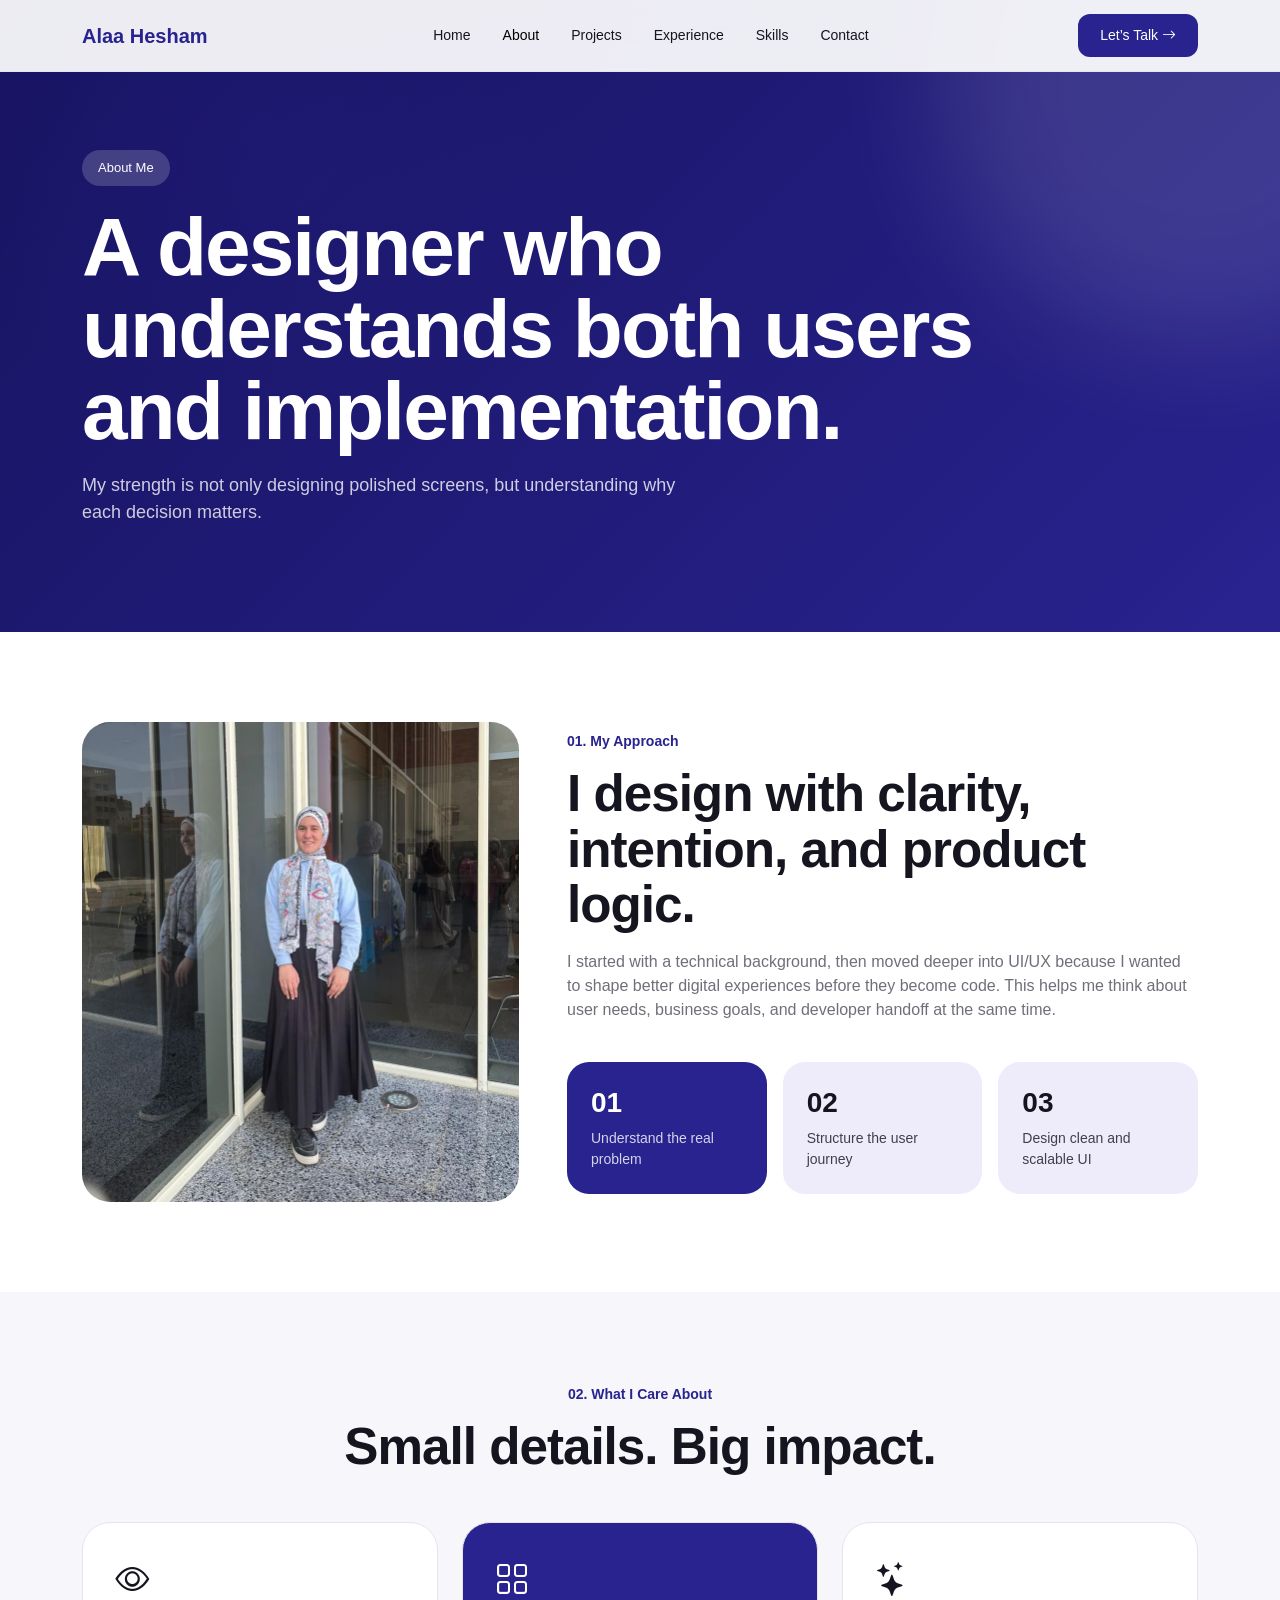
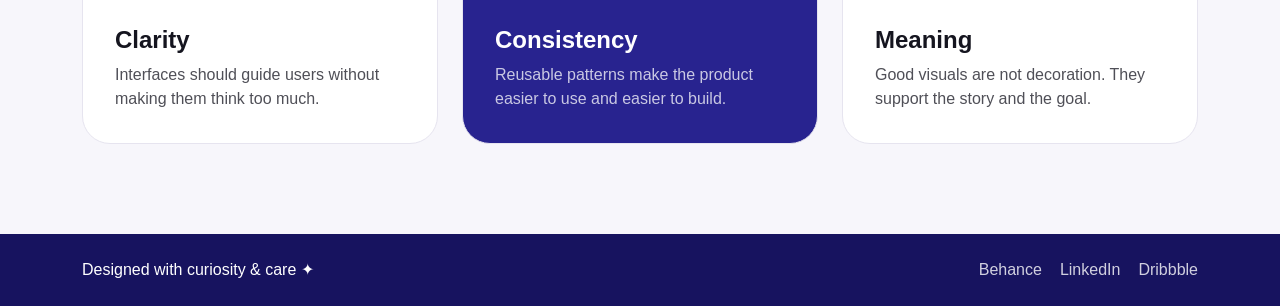
<file: about.html>
<!DOCTYPE html>
<html lang="en">
<head>
  <meta charset="UTF-8" />
  <meta name="viewport" content="width=device-width, initial-scale=1.0" />

  <title>About | Alaa Hesham</title>

  <!-- Bootstrap CSS -->
  <link href="https://cdn.jsdelivr.net/npm/bootstrap@5.3.3/dist/css/bootstrap.min.css" rel="stylesheet">

  <!-- Bootstrap Icons -->
  <link href="https://cdn.jsdelivr.net/npm/bootstrap-icons@1.11.3/font/bootstrap-icons.css" rel="stylesheet">

  <!-- Custom CSS -->
  <link rel="stylesheet" href="style.css">
</head>

<body>

  <!-- Navbar Component -->
  <nav class="navbar navbar-expand-lg fixed-top custom-navbar">
    <div class="container">
      <a class="navbar-brand fw-bold" href="index.html">Alaa Hesham</a>

      <button class="navbar-toggler" type="button" data-bs-toggle="collapse" data-bs-target="#mainNavbar">
        <span class="navbar-toggler-icon"></span>
      </button>

      <div class="collapse navbar-collapse" id="mainNavbar">
        <ul class="navbar-nav mx-auto mb-2 mb-lg-0 gap-lg-3">
          <li class="nav-item"><a class="nav-link" href="index.html">Home</a></li>
          <li class="nav-item"><a class="nav-link active" href="about.html">About</a></li>
          <li class="nav-item"><a class="nav-link" href="projects.html">Projects</a></li>
          <li class="nav-item"><a class="nav-link" href="index.html#experience">Experience</a></li>
          <li class="nav-item"><a class="nav-link" href="index.html#skills">Skills</a></li>
          <li class="nav-item"><a class="nav-link" href="contact.html">Contact</a></li>
        </ul>

        <a href="contact.html" class="btn btn-main btn-sm">
          Let’s Talk <i class="bi bi-arrow-right"></i>
        </a>
      </div>
    </div>
  </nav>

  <!-- Page Hero Component -->
  <section class="page-hero">
    <div class="container">
      <span class="section-badge animate-up">About Me</span>
      <h1 class="page-title animate-up delay-1">A designer who understands both users and implementation.</h1>
      <p class="page-text animate-up delay-2">
        My strength is not only designing polished screens, but understanding why each decision matters.
      </p>
    </div>
  </section>

  <!-- About Detail Component -->
  <section class="section-padding">
    <div class="container">
      <div class="row g-5 align-items-center">
        <div class="col-lg-5 fade-in">
          <div class="about-image-card">
            <img src="images/profile.jpg" alt="Alaa Hesham">
          </div>
        </div>

        <div class="col-lg-7 fade-in">
          <span class="section-number">01. My Approach</span>
          <h2 class="section-title">I design with clarity, intention, and product logic.</h2>

          <p class="section-text">
            I started with a technical background, then moved deeper into UI/UX because I wanted to shape better digital experiences before they become code.
            This helps me think about user needs, business goals, and developer handoff at the same time.
          </p>

          <div class="row g-3 mt-4">
            <div class="col-md-4">
              <div class="stat-card active">
                <h3>01</h3>
                <p>Understand the real problem</p>
              </div>
            </div>

            <div class="col-md-4">
              <div class="stat-card">
                <h3>02</h3>
                <p>Structure the user journey</p>
              </div>
            </div>

            <div class="col-md-4">
              <div class="stat-card">
                <h3>03</h3>
                <p>Design clean and scalable UI</p>
              </div>
            </div>
          </div>
        </div>
      </div>
    </div>
  </section>

  <!-- Values Component -->
  <section class="section-padding bg-soft">
    <div class="container">
      <div class="text-center mb-5 fade-in">
        <span class="section-number">02. What I Care About</span>
        <h2 class="section-title">Small details. Big impact.</h2>
      </div>

      <div class="row g-4">
        <div class="col-md-4 fade-in">
          <div class="skill-card">
            <i class="bi bi-eye"></i>
            <h4>Clarity</h4>
            <p>Interfaces should guide users without making them think too much.</p>
          </div>
        </div>

        <div class="col-md-4 fade-in">
          <div class="skill-card active">
            <i class="bi bi-grid"></i>
            <h4>Consistency</h4>
            <p>Reusable patterns make the product easier to use and easier to build.</p>
          </div>
        </div>

        <div class="col-md-4 fade-in">
          <div class="skill-card">
            <i class="bi bi-stars"></i>
            <h4>Meaning</h4>
            <p>Good visuals are not decoration. They support the story and the goal.</p>
          </div>
        </div>
      </div>
    </div>
  </section>

  <!-- Footer Component -->
  <footer class="footer">
    <div class="container d-flex flex-column flex-md-row justify-content-between align-items-center gap-3">
      <p class="mb-0">Designed with curiosity & care ✦</p>

      <div class="footer-links">
        <a href="#">Behance</a>
        <a href="#">LinkedIn</a>
        <a href="#">Dribbble</a>
      </div>
    </div>
  </footer>

  <!-- Bootstrap JS -->
  <script src="https://cdn.jsdelivr.net/npm/bootstrap@5.3.3/dist/js/bootstrap.bundle.min.js"></script>

  <!-- Custom JS -->
  <script src="script.js"></script>
</body>
</html>
</file>
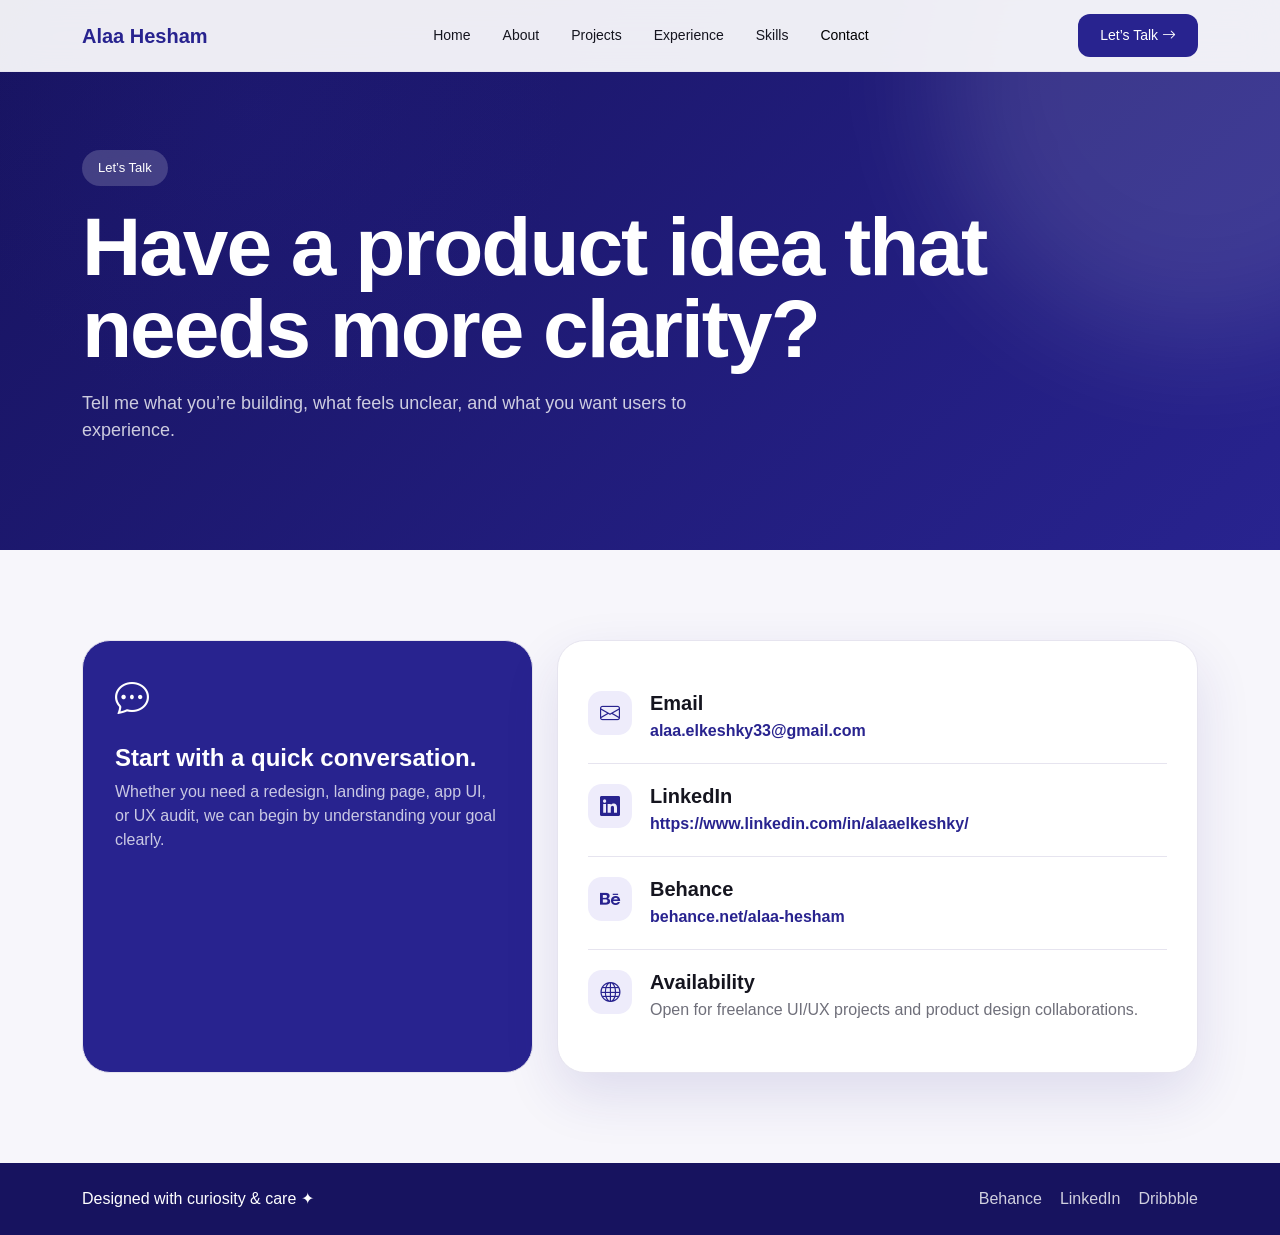
<file: contact.html>
<!DOCTYPE html>
<html lang="en">
<head>
  <meta charset="UTF-8" />
  <meta name="viewport" content="width=device-width, initial-scale=1.0" />

  <title>Contact | Alaa Hesham</title>

  <!-- Bootstrap CSS -->
  <link href="https://cdn.jsdelivr.net/npm/bootstrap@5.3.3/dist/css/bootstrap.min.css" rel="stylesheet">

  <!-- Bootstrap Icons -->
  <link href="https://cdn.jsdelivr.net/npm/bootstrap-icons@1.11.3/font/bootstrap-icons.css" rel="stylesheet">

  <!-- Custom CSS -->
  <link rel="stylesheet" href="style.css">
</head>

<body>

  <!-- Navbar Component -->
  <nav class="navbar navbar-expand-lg fixed-top custom-navbar">
    <div class="container">
      <a class="navbar-brand fw-bold" href="index.html">Alaa Hesham</a>

      <button class="navbar-toggler" type="button" data-bs-toggle="collapse" data-bs-target="#mainNavbar">
        <span class="navbar-toggler-icon"></span>
      </button>

      <div class="collapse navbar-collapse" id="mainNavbar">
        <ul class="navbar-nav mx-auto mb-2 mb-lg-0 gap-lg-3">
          <li class="nav-item"><a class="nav-link" href="index.html">Home</a></li>
          <li class="nav-item"><a class="nav-link" href="about.html">About</a></li>
          <li class="nav-item"><a class="nav-link" href="projects.html">Projects</a></li>
          <li class="nav-item"><a class="nav-link" href="index.html#experience">Experience</a></li>
          <li class="nav-item"><a class="nav-link" href="index.html#skills">Skills</a></li>
          <li class="nav-item"><a class="nav-link active" href="contact.html">Contact</a></li>
        </ul>

        <a href="contact.html" class="btn btn-main btn-sm">
          Let’s Talk <i class="bi bi-arrow-right"></i>
        </a>
      </div>
    </div>
  </nav>

  <!-- Page Hero Component -->
  <section class="page-hero">
    <div class="container">
      <span class="section-badge animate-up">Let’s Talk</span>
      <h1 class="page-title animate-up delay-1">Have a product idea that needs more clarity?</h1>
      <p class="page-text animate-up delay-2">
        Tell me what you’re building, what feels unclear, and what you want users to experience.
      </p>
    </div>
  </section>

  <!-- Contact Cards Component -->
  <section class="section-padding bg-soft">
    <div class="container">
      <div class="row g-4">
        <div class="col-lg-5 fade-in">
          <div class="skill-card active h-100">
            <i class="bi bi-chat-dots"></i>
            <h4>Start with a quick conversation.</h4>
            <p>
              Whether you need a redesign, landing page, app UI, or UX audit,
              we can begin by understanding your goal clearly.
            </p>
          </div>
        </div>

        <div class="col-lg-7 fade-in">
          <div class="contact-card">
            <div class="contact-row">
              <i class="bi bi-envelope"></i>
              <div>
                <h5>Email</h5>
                <a href="mailto:alaa@example.com">alaa.elkeshky33@gmail.com</a>
              </div>
            </div>

            <div class="contact-row">
              <i class="bi bi-linkedin"></i>
              <div>
                <h5>LinkedIn</h5>
                <a href="https://www.linkedin.com/in/alaaelkeshky/">https://www.linkedin.com/in/alaaelkeshky/</a>
              </div>
            </div>

            <div class="contact-row">
              <i class="bi bi-behance"></i>
              <div>
                <h5>Behance</h5>
                <a href="https://www.behance.net/alaaelkeshky">behance.net/alaa-hesham</a>
              </div>
            </div>

            <div class="contact-row">
              <i class="bi bi-globe"></i>
              <div>
                <h5>Availability</h5>
                <p>Open for freelance UI/UX projects and product design collaborations.</p>
              </div>
            </div>
          </div>
        </div>
      </div>
    </div>
  </section>

  <!-- Footer Component -->
  <footer class="footer">
    <div class="container d-flex flex-column flex-md-row justify-content-between align-items-center gap-3">
      <p class="mb-0">Designed with curiosity & care ✦</p>

      <div class="footer-links">
        <a href="https://www.behance.net/alaaelkeshky">Behance</a>
        <a href="https://www.linkedin.com/in/alaaelkeshky/">LinkedIn</a>
        <a href="#">Dribbble</a>
      </div>
    </div>
  </footer>

  <!-- Bootstrap JS -->
  <script src="https://cdn.jsdelivr.net/npm/bootstrap@5.3.3/dist/js/bootstrap.bundle.min.js"></script>

  <!-- Custom JS -->
  <script src="script.js"></script>
</body>
</html>
</file>
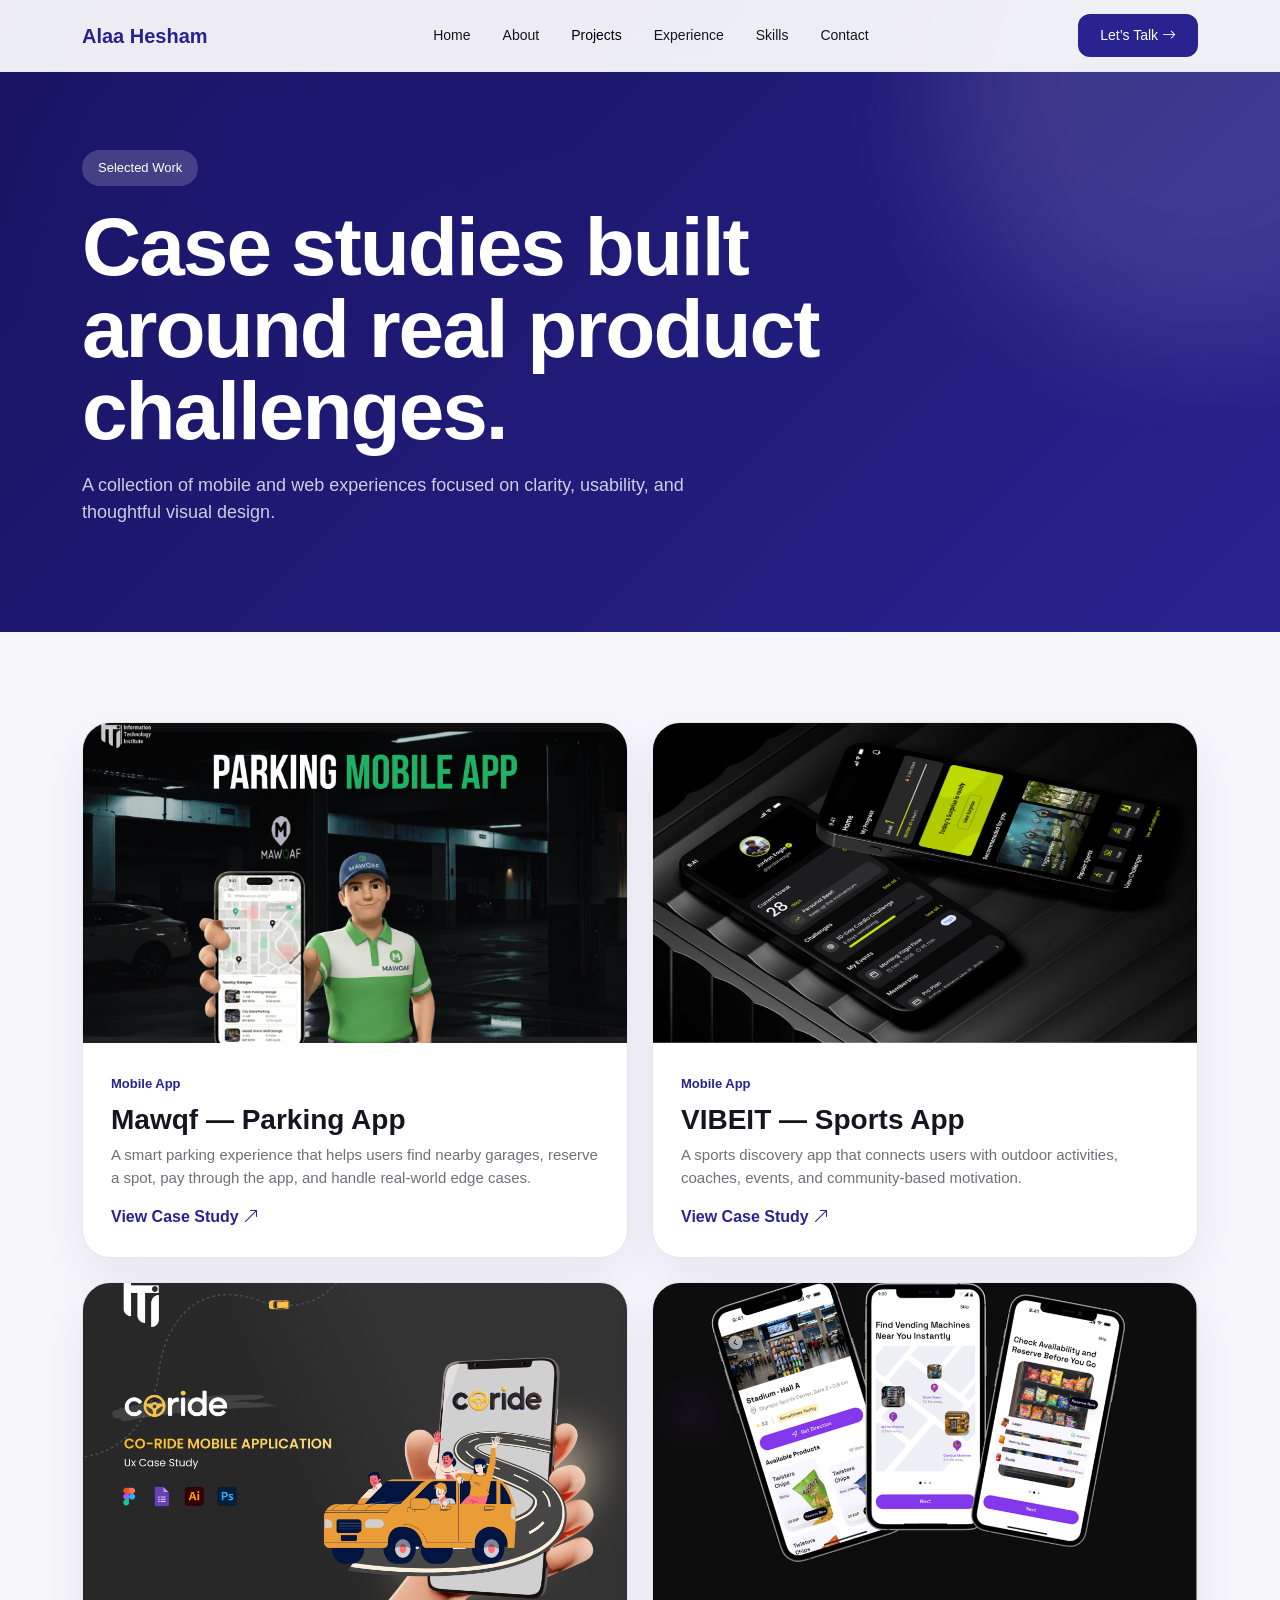
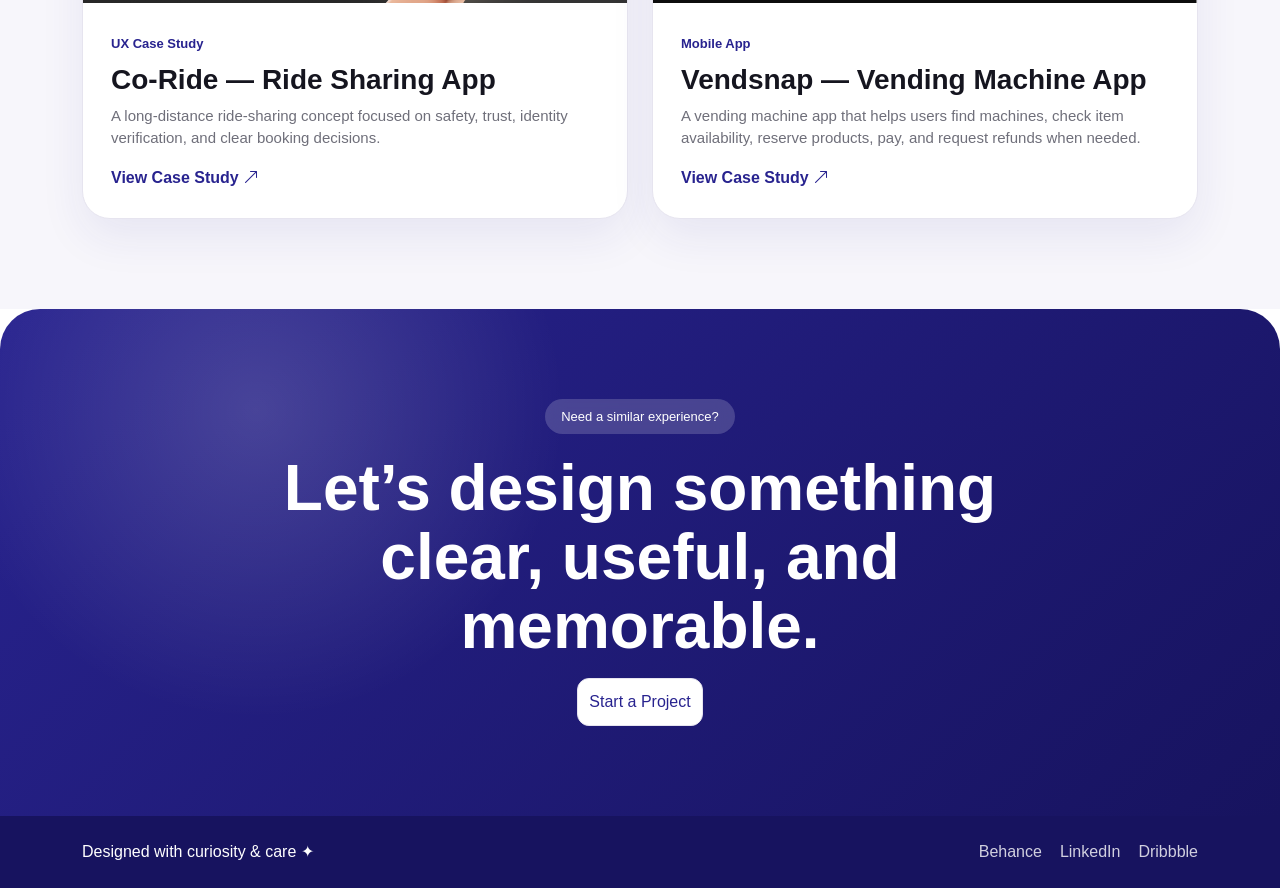
<file: projects.html>
<!DOCTYPE html>
<html lang="en">
<head>
  <meta charset="UTF-8" />
  <meta name="viewport" content="width=device-width, initial-scale=1.0" />

  <title>Projects | Alaa Hesham</title>

  <!-- Bootstrap CSS -->
  <link href="https://cdn.jsdelivr.net/npm/bootstrap@5.3.3/dist/css/bootstrap.min.css" rel="stylesheet">

  <!-- Bootstrap Icons -->
  <link href="https://cdn.jsdelivr.net/npm/bootstrap-icons@1.11.3/font/bootstrap-icons.css" rel="stylesheet">

  <!-- Custom CSS -->
  <link rel="stylesheet" href="style.css">
</head>

<body>

  <!-- Navbar Component -->
  <nav class="navbar navbar-expand-lg fixed-top custom-navbar">
    <div class="container">
      <a class="navbar-brand fw-bold" href="index.html">Alaa Hesham</a>

      <button class="navbar-toggler" type="button" data-bs-toggle="collapse" data-bs-target="#mainNavbar">
        <span class="navbar-toggler-icon"></span>
      </button>

      <div class="collapse navbar-collapse" id="mainNavbar">
        <ul class="navbar-nav mx-auto mb-2 mb-lg-0 gap-lg-3">
          <li class="nav-item"><a class="nav-link" href="index.html">Home</a></li>
          <li class="nav-item"><a class="nav-link" href="about.html">About</a></li>
          <li class="nav-item"><a class="nav-link active" href="projects.html">Projects</a></li>
          <li class="nav-item"><a class="nav-link" href="index.html#experience">Experience</a></li>
          <li class="nav-item"><a class="nav-link" href="index.html#skills">Skills</a></li>
          <li class="nav-item"><a class="nav-link" href="contact.html">Contact</a></li>
        </ul>

        <a href="contact.html" class="btn btn-main btn-sm">
          Let’s Talk <i class="bi bi-arrow-right"></i>
        </a>
      </div>
    </div>
  </nav>

  <!-- Page Hero Component -->
  <section class="page-hero">
    <div class="container">
      <span class="section-badge animate-up">Selected Work</span>
      <h1 class="page-title animate-up delay-1">Case studies built around real product challenges.</h1>
      <p class="page-text animate-up delay-2">
        A collection of mobile and web experiences focused on clarity, usability, and thoughtful visual design.
      </p>
    </div>
  </section>

  <!-- Projects Grid Component -->
  <section class="section-padding bg-soft">
    <div class="container">
      <div class="row g-4">
        <div class="col-lg-6 fade-in">
          <div class="project-card">
            <img src="images/mawqf.jpg" alt="Mawqf Parking App">

            <div class="project-content">
              <span>Mobile App</span>
              <h3>Mawqf — Parking App</h3>
              <p>
                A smart parking experience that helps users find nearby garages, reserve a spot,
                pay through the app, and handle real-world edge cases.
              </p>
              <a href="#">View Case Study <i class="bi bi-arrow-up-right"></i></a>
            </div>
          </div>
        </div>

        <div class="col-lg-6 fade-in">
          <div class="project-card">
            <img src="images/vibeit.jpg" alt="VIBEIT Sports App">

            <div class="project-content">
              <span>Mobile App</span>
              <h3>VIBEIT — Sports App</h3>
              <p>
                A sports discovery app that connects users with outdoor activities, coaches,
                events, and community-based motivation.
              </p>
              <a href="#">View Case Study <i class="bi bi-arrow-up-right"></i></a>
            </div>
          </div>
        </div>

        <div class="col-lg-6 fade-in">
          <div class="project-card">
            <img src="images/coride.jpg" alt="Co-Ride App">

            <div class="project-content">
              <span>UX Case Study</span>
              <h3>Co-Ride — Ride Sharing App</h3>
              <p>
                A long-distance ride-sharing concept focused on safety, trust, identity verification,
                and clear booking decisions.
              </p>
              <a href="#">View Case Study <i class="bi bi-arrow-up-right"></i></a>
            </div>
          </div>
        </div>

        <div class="col-lg-6 fade-in">
          <div class="project-card">
            <img src="images/vendsnap.jpg" alt="Vendsnap App">

            <div class="project-content">
              <span>Mobile App</span>
              <h3>Vendsnap — Vending Machine App</h3>
              <p>
                A vending machine app that helps users find machines, check item availability,
                reserve products, pay, and request refunds when needed.
              </p>
              <a href="#">View Case Study <i class="bi bi-arrow-up-right"></i></a>
            </div>
          </div>
        </div>
      </div>
    </div>
  </section>

  <!-- Project CTA Component -->
  <section class="contact-section">
    <div class="container text-center fade-in">
      <span class="section-badge">Need a similar experience?</span>
      <h2>Let’s design something clear, useful, and memorable.</h2>
      <a href="contact.html" class="btn btn-light-custom mt-3">Start a Project</a>
    </div>
  </section>

  <!-- Footer Component -->
  <footer class="footer">
    <div class="container d-flex flex-column flex-md-row justify-content-between align-items-center gap-3">
      <p class="mb-0">Designed with curiosity & care ✦</p>

      <div class="footer-links">
        <a href="#">Behance</a>
        <a href="#">LinkedIn</a>
        <a href="#">Dribbble</a>
      </div>
    </div>
  </footer>

  <!-- Bootstrap JS -->
  <script src="https://cdn.jsdelivr.net/npm/bootstrap@5.3.3/dist/js/bootstrap.bundle.min.js"></script>

  <!-- Custom JS -->
  <script src="script.js"></script>
</body>
</html>
</file>
<file: style.css>
:root {
  --primary: #28238f;
  --primary-dark: #17135f;
  --light-bg: #f7f6fb;
  --card-bg: #ffffff;
  --soft-purple: #eeecfb;
  --text-dark: #15151f;
  --text-muted: #6f6f7a;
  --border: #e6e4ef;
  --radius-lg: 28px;
  --radius-md: 18px;
}

* {
  box-sizing: border-box;
}

html {
  scroll-behavior: smooth;
}

body {
  font-family: "Inter", "Segoe UI", sans-serif;
  color: var(--text-dark);
  background-color: #fff;
  overflow-x: hidden;
}

/* Navbar Component */
.custom-navbar {
  background: rgba(255, 255, 255, 0.92);
  backdrop-filter: blur(16px);
  border-bottom: 1px solid var(--border);
  padding: 14px 0;
}

.navbar-brand {
  color: var(--primary);
}

.nav-link {
  color: var(--text-dark);
  font-size: 14px;
  font-weight: 500;
}

.nav-link:hover,
.nav-link.active {
  color: var(--primary);
}

.btn-main {
  background-color: var(--primary);
  color: #fff;
  border-radius: 12px;
  padding: 11px 22px;
  border: none;
  font-weight: 500;
  transition: all 0.3s ease;
}

.btn-main:hover {
  background-color: var(--primary-dark);
  color: #fff;
  transform: translateY(-3px);
}

.btn-light-custom {
  background-color: #fff;
  color: var(--primary);
  border: 1px solid var(--border);
  border-radius: 12px;
  padding: 11px 11px;
  font-weight: 500;
  transition: all 0.3s ease;
}

.btn-light-custom:hover {
  background-color: var(--soft-purple);
  color: var(--primary);
  transform: translateY(-3px);
}

/* Hero Section Component */
.hero-section {
  padding: 110px 0 60px;
  background-color: var(--light-bg);
}

.hero-card {
  position: relative;
  min-height: 560px;
  background:
    linear-gradient(rgba(20, 20, 40, 0.28), rgba(20, 20, 40, 0.35)),
    url("images/hero-bg.jpg");
  background-size: cover;
  background-position: center;
  border-radius: var(--radius-lg);
  padding: 70px;
  color: #fff;
  overflow: hidden;
}

.hero-overlay {
  position: absolute;
  inset: 0;
  background:
    radial-gradient(circle at 20% 30%, rgba(255,255,255,0.12), transparent 35%),
    linear-gradient(90deg, rgba(23,19,95,0.55), rgba(40,35,143,0.15));
  z-index: 0;
}

.hero-card .row {
  z-index: 2;
}

.section-badge {
  display: inline-block;
  background-color: rgba(255, 255, 255, 0.18);
  color: #fff;
  padding: 8px 16px;
  border-radius: 999px;
  font-size: 13px;
  margin-bottom: 20px;
  backdrop-filter: blur(10px);
}

.hero-title {
  font-size: clamp(42px, 7vw, 72px);
  line-height: 0.95;
  font-weight: 700;
  max-width: 760px;
  letter-spacing: -2px;
}

.hero-text {
  max-width: 560px;
  color: rgba(255, 255, 255, 0.86);
  font-size: 17px;
  margin-top: 22px;
}

/* Focus Card Component */
.focus-card {
  background-color: rgba(255, 255, 255, 0.14);
  border: 1px solid rgba(255, 255, 255, 0.25);
  padding: 28px;
  border-radius: 26px;
  backdrop-filter: blur(18px);
  box-shadow: 0 30px 80px rgba(0, 0, 0, 0.18);
}

.focus-card h3 {
  font-weight: 800;
  margin-bottom: 12px;
}

.focus-card p {
  color: rgba(255, 255, 255, 0.82);
  margin-bottom: 18px;
}

.small-label {
  font-size: 12px;
  opacity: 0.85;
  margin-bottom: 10px;
}

.focus-tags {
  display: flex;
  flex-wrap: wrap;
  gap: 10px;
}

.focus-tags span {
  background-color: #fff;
  color: var(--primary);
  padding: 8px 12px;
  border-radius: 999px;
  font-size: 12px;
  font-weight: 700;
}

/* Quick Cards Component */
.mini-card {
  background-color: var(--card-bg);
  border-radius: 18px;
  padding: 18px;
  border: 1px solid var(--border);
  box-shadow: 0 10px 30px rgba(40, 35, 143, 0.07);
  height: 100%;
  transition: all 0.35s ease;
}

.mini-card:hover {
  transform: translateY(-8px);
  box-shadow: 0 18px 45px rgba(40, 35, 143, 0.13);
}

.mini-card i {
  color: var(--primary);
  font-size: 24px;
}

.mini-card p {
  margin: 10px 0 0;
  font-weight: 600;
  font-size: 14px;
}

/* General Sections */
.section-padding {
  padding: 90px 0;
}

.bg-soft {
  background-color: var(--light-bg);
}

.section-number {
  color: var(--primary);
  font-weight: 700;
  font-size: 14px;
  display: inline-block;
  margin-bottom: 14px;
}

.section-title {
  font-size: clamp(32px, 4vw, 54px);
  line-height: 1.08;
  font-weight: 800;
  letter-spacing: -1px;
  margin-bottom: 18px;
}

.section-text {
  color: var(--text-muted);
  font-size: 16px;
  max-width: 620px;
}

.section-header {
  display: flex;
  justify-content: space-between;
  align-items: end;
  gap: 40px;
}

/* Page Hero Component */
.page-hero {
  padding: 150px 0 90px;
  background:
    radial-gradient(circle at 20% 20%, rgba(40, 35, 143, 0.18), transparent 28%),
    linear-gradient(135deg, var(--primary-dark), var(--primary));
  color: #fff;
  position: relative;
  overflow: hidden;
}

.page-hero::after {
  content: "";
  position: absolute;
  right: -180px;
  top: -180px;
  width: 520px;
  height: 520px;
  border-radius: 50%;
  background: rgba(255,255,255,0.12);
  filter: blur(60px);
}

.page-title {
  font-size: clamp(42px, 7vw, 82px);
  font-weight: 800;
  line-height: 1;
  max-width: 950px;
  letter-spacing: -2px;
}

.page-text {
  max-width: 620px;
  color: rgba(255,255,255,0.78);
  font-size: 18px;
  margin-top: 20px;
}

/* About Section Component */
.stat-card {
  background-color: var(--soft-purple);
  padding: 24px;
  border-radius: 22px;
  height: 100%;
  transition: all 0.35s ease;
}

.stat-card:hover {
  transform: translateY(-6px);
}

.stat-card.active {
  background-color: var(--primary);
  color: #fff;
}

.stat-card h3 {
  font-weight: 800;
  margin-bottom: 8px;
}

.stat-card p {
  margin: 0;
  font-size: 14px;
  color: inherit;
  opacity: 0.8;
}

.about-image-card {
  position: relative;
  border-radius: var(--radius-lg);
  overflow: hidden;
  background-color: var(--soft-purple);
  min-height: 480px;
}

.about-image-card img {
  width: 100%;
  height: 100%;
  min-height: 480px;
  object-fit: cover;
  transition: transform 0.7s ease;
}

.about-image-card:hover img {
  transform: scale(1.05);
}

.floating-badge {
  position: absolute;
  left: 30px;
  bottom: 30px;
  background-color: var(--primary);
  color: #fff;
  padding: 14px 18px;
  border-radius: 999px;
  display: flex;
  gap: 10px;
  align-items: center;
  font-weight: 600;
}

/* Projects Section Component */
.project-card {
  background-color: #fff;
  border-radius: var(--radius-lg);
  overflow: hidden;
  border: 1px solid var(--border);
  box-shadow: 0 18px 45px rgba(40, 35, 143, 0.08);
  height: 100%;
  transition: all 0.45s ease;
}

.project-card:hover {
  transform: translateY(-12px) scale(1.01);
  box-shadow: 0 30px 70px rgba(40, 35, 143, 0.16);
}

.project-card img {
  width: 100%;
  height: 320px;
  object-fit: cover;
  object-position: center;
  display: block;
  transition: transform 0.7s ease;
}

.project-card:hover img {
  transform: scale(1.06);
}

.project-content {
  padding: 28px;
}

.project-content span {
  color: var(--primary);
  font-size: 13px;
  font-weight: 700;
}

.project-content h3 {
  margin-top: 8px;
  font-weight: 800;
}

.project-content p {
  color: var(--text-muted);
  font-size: 15px;
}

.project-content a {
  color: var(--primary);
  font-weight: 700;
  text-decoration: none;
}

/* Experience Section Component */
.timeline {
  position: relative;
  max-width: 820px;
  margin: auto;
}

.timeline::before {
  content: "";
  position: absolute;
  left: 22px;
  top: 0;
  bottom: 0;
  width: 2px;
  background-color: var(--border);
}

.timeline-item {
  position: relative;
  padding-left: 70px;
  margin-bottom: 34px;
}

.timeline-dot {
  position: absolute;
  left: 8px;
  top: 18px;
  width: 30px;
  height: 30px;
  background-color: var(--primary);
  border-radius: 50%;
  border: 6px solid var(--soft-purple);
}

.timeline-card {
  background-color: var(--card-bg);
  border: 1px solid var(--border);
  padding: 26px;
  border-radius: 22px;
  transition: all 0.35s ease;
}

.timeline-card:hover {
  transform: translateX(8px);
  box-shadow: 0 20px 50px rgba(40, 35, 143, 0.1);
}

.timeline-card h4 {
  font-weight: 800;
  margin-bottom: 4px;
}

.timeline-card span {
  color: var(--primary);
  font-size: 13px;
  font-weight: 700;
  display: inline-block;
  margin-bottom: 12px;
}

.timeline-card p {
  color: var(--text-muted);
  margin-bottom: 0;
}

/* Skills Section Component */
.skill-card {
  background-color: #fff;
  padding: 32px;
  border-radius: var(--radius-lg);
  border: 1px solid var(--border);
  height: 100%;
  transition: all 0.35s ease;
}

.skill-card:hover {
  transform: translateY(-8px);
  box-shadow: 0 22px 55px rgba(40, 35, 143, 0.12);
}

.skill-card.active {
  background-color: var(--primary);
  color: #fff;
}

.skill-card i {
  font-size: 34px;
  margin-bottom: 20px;
  display: inline-block;
}

.skill-card h4 {
  font-weight: 800;
}

.skill-card p {
  color: inherit;
  opacity: 0.75;
  margin-bottom: 0;
}

/* Services Section Component */
.service-card {
  display: flex;
  gap: 22px;
  background-color: var(--soft-purple);
  border-radius: 22px;
  padding: 28px;
  height: 100%;
  transition: all 0.35s ease;
}

.service-card:hover {
  transform: translateY(-8px);
}

.service-card.active {
  background-color: var(--primary);
  color: #fff;
}

.service-card i {
  font-size: 34px;
}

.service-card h4 {
  font-weight: 800;
}

.service-card p {
  margin-bottom: 0;
  color: inherit;
  opacity: 0.78;
}

/* Inspiration Section Component */
.inspiration-card {
  background-color: #fff;
  padding: 14px;
  border-radius: 24px;
  border: 1px solid var(--border);
  height: 100%;
  overflow: hidden;
  transition: all 0.35s ease;
}

.inspiration-card:hover {
  transform: translateY(-8px);
  box-shadow: 0 22px 55px rgba(40, 35, 143, 0.12);
}

.inspiration-card img {
  width: 100%;
  height: 340px;
  object-fit: cover;
  object-position: center;
  border-radius: 18px;
  transition: transform 0.7s ease;
}

.inspiration-card:hover img {
  transform: scale(1.07);
}

.inspiration-card p {
  font-weight: 800;
  margin: 16px 6px 6px;
}

/* Accordion Component */
.custom-accordion {
  max-width: 850px;
  margin: auto;
}

.accordion-item {
  border: 1px solid var(--border);
  border-radius: 18px !important;
  overflow: hidden;
  margin-bottom: 14px;
}

.accordion-button {
  font-weight: 800;
  padding: 22px;
}

.accordion-button:not(.collapsed) {
  background-color: var(--primary);
  color: #fff;
}

.accordion-button:focus {
  box-shadow: none;
}

/* Contact Section Component */
.contact-section {
  background:
    radial-gradient(circle at 20% 20%, rgba(255,255,255,0.16), transparent 28%),
    linear-gradient(135deg, var(--primary), var(--primary-dark));
  color: #fff;
  padding: 90px 0;
  border-radius: 40px 40px 0 0;
}

.contact-section h2 {
  font-size: clamp(34px, 5vw, 64px);
  font-weight: 800;
  max-width: 820px;
  margin: auto;
  line-height: 1.08;
}

.contact-section p {
  max-width: 560px;
  margin: 22px auto 0;
  color: rgba(255, 255, 255, 0.78);
}

.contact-card {
  background-color: #fff;
  border-radius: var(--radius-lg);
  padding: 30px;
  border: 1px solid var(--border);
  box-shadow: 0 22px 55px rgba(40, 35, 143, 0.12);
}

.contact-row {
  display: flex;
  gap: 18px;
  padding: 20px 0;
  border-bottom: 1px solid var(--border);
}

.contact-row:last-child {
  border-bottom: none;
}

.contact-row i {
  width: 44px;
  height: 44px;
  background-color: var(--soft-purple);
  color: var(--primary);
  border-radius: 14px;
  display: grid;
  place-items: center;
  font-size: 20px;
}

.contact-row h5 {
  font-weight: 800;
  margin-bottom: 4px;
}

.contact-row a {
  color: var(--primary);
  text-decoration: none;
  font-weight: 600;
}

.contact-row p {
  color: var(--text-muted);
  margin: 0;
}

/* Footer Component */
.footer {
  background-color: var(--primary-dark);
  color: #fff;
  padding: 24px 0;
}

.footer-links {
  display: flex;
  gap: 18px;
}

.footer-links a {
  color: #fff;
  text-decoration: none;
  opacity: 0.8;
}

.footer-links a:hover {
  opacity: 1;
}

/* Animation Component */
.fade-in {
  opacity: 0;
  transform: translateY(45px);
  transition: all 0.85s ease;
}

.fade-in.show {
  opacity: 1;
  transform: translateY(0);
}

.animate-up {
  opacity: 0;
  transform: translateY(28px);
  animation: moveUp 0.9s ease forwards;
}

.delay-1 {
  animation-delay: 0.15s;
}

.delay-2 {
  animation-delay: 0.3s;
}

.delay-3 {
  animation-delay: 0.45s;
}

@keyframes moveUp {
  to {
    opacity: 1;
    transform: translateY(0);
  }
}

.animate-float {
  animation: floating 4s ease-in-out infinite;
}

@keyframes floating {
  0%, 100% {
    transform: translateY(0);
  }

  50% {
    transform: translateY(-14px);
  }
}

/* Responsive Design */
@media (max-width: 991px) {
  .hero-card {
    padding: 40px;
  }

  .section-header {
    flex-direction: column;
    align-items: start;
  }

  .inspiration-card img {
    height: 300px;
  }
}

@media (max-width: 576px) {
  .hero-card {
    padding: 28px;
    min-height: auto;
  }

  .section-padding {
    padding: 65px 0;
  }

  .project-card img {
    height: 230px;
  }

  .inspiration-card img {
    height: 240px;
  }

  .page-hero {
    padding: 130px 0 70px;
  }
}
</file>
